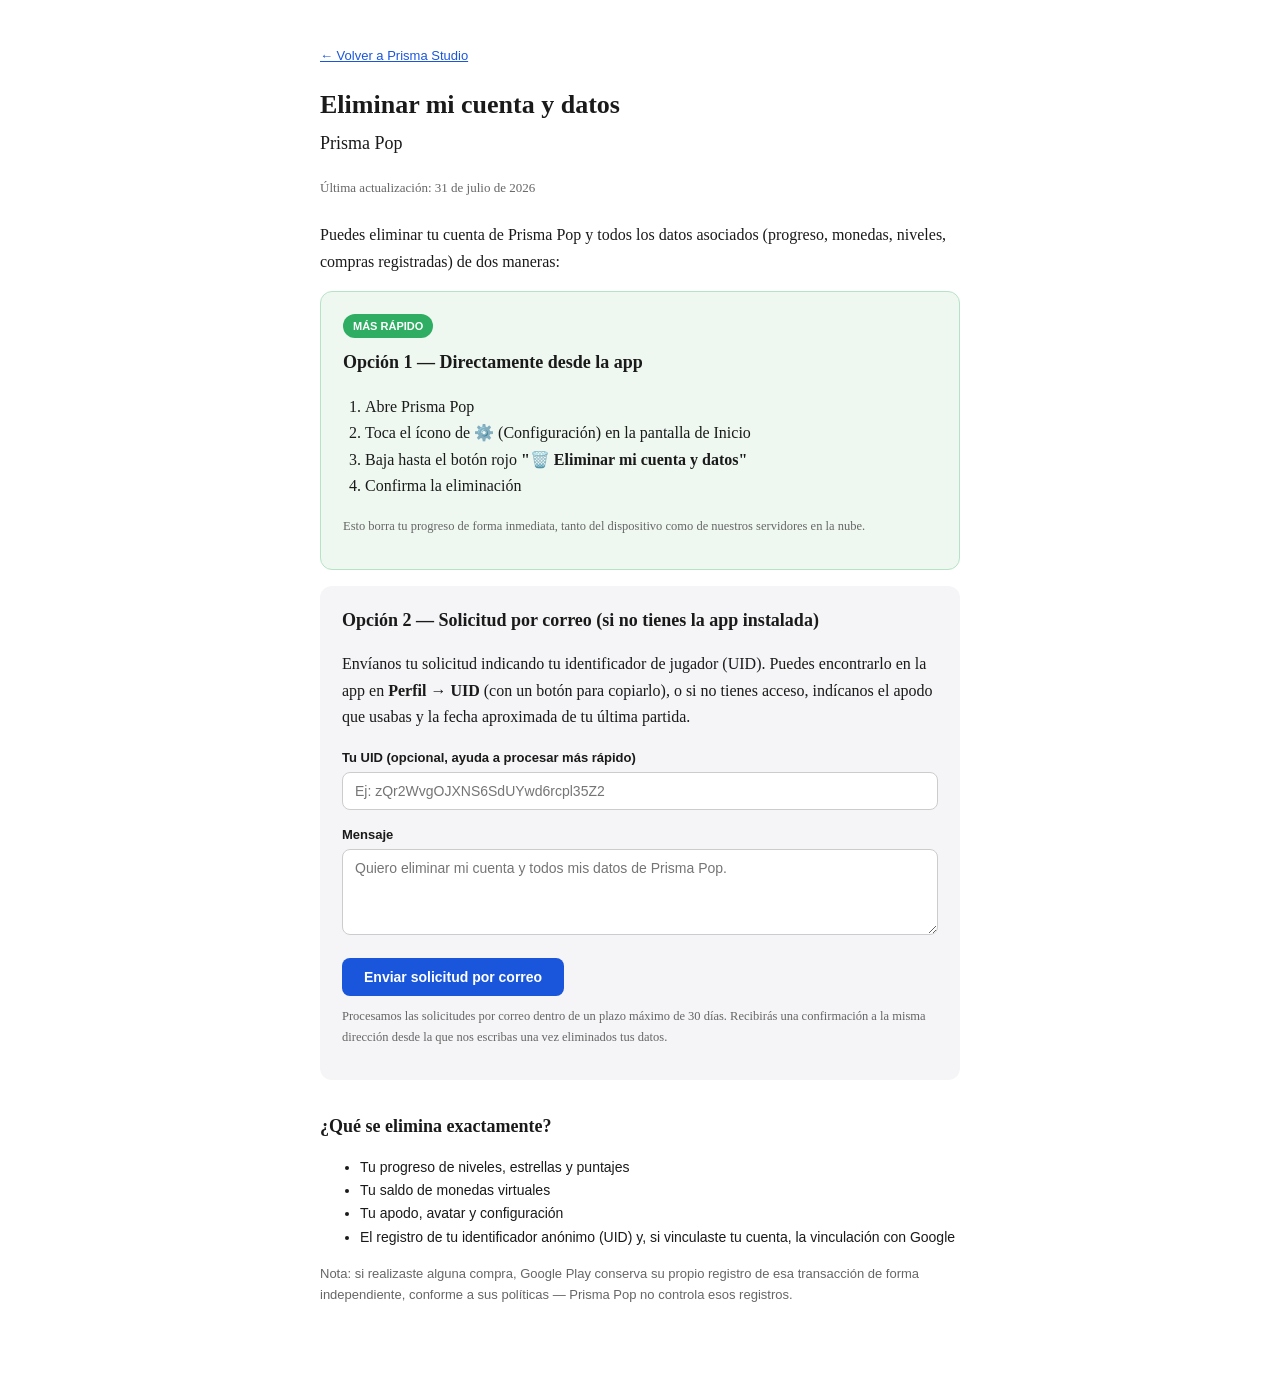
<file: prisma_pop_eliminar_cuenta.html>
<!DOCTYPE html>
<html lang="es">
<head>
<meta charset="UTF-8">
<meta name="viewport" content="width=device-width, initial-scale=1.0">
<title>Prisma Pop — Eliminar mi cuenta</title>
<link rel="icon" href="assets/icon.png" type="image/png">
<style>
  body{font-family:Georgia, 'Times New Roman', serif;max-width:640px;margin:0 auto;padding:32px 20px 60px;line-height:1.65;color:#1a1a1a;background:#fff;}
  h1{font-size:26px;margin-bottom:4px;}
  h2{font-size:18px;margin-top:32px;}
  .updated{color:#666;font-size:13px;margin-bottom:24px;}
  .option-box{background:#f5f5f7;border-radius:12px;padding:20px 22px;margin:16px 0;}
  .option-box.recommended{background:#eef8f1;border:1px solid #b6e3c6;}
  .badge{display:inline-block;background:#2fae63;color:#fff;font-family:Arial,sans-serif;font-size:11px;font-weight:700;
    padding:3px 10px;border-radius:999px;margin-bottom:10px;}
  ol{padding-left:22px;}
  a{color:#1a56db;}
  label{display:block;font-family:Arial,sans-serif;font-size:13px;font-weight:700;margin:14px 0 4px;}
  input, textarea{width:100%;box-sizing:border-box;padding:10px 12px;border:1px solid #ccc;border-radius:8px;
    font-family:Arial,sans-serif;font-size:14px;}
  .btn{display:inline-block;margin-top:14px;background:#1a56db;color:#fff;padding:11px 22px;border-radius:8px;
    text-decoration:none;font-family:Arial,sans-serif;font-weight:700;font-size:14px;border:none;cursor:pointer;}
  .fineprint{font-size:12.5px;color:#666;margin-top:10px;}
</style>
</head>
<body>

<p style="font-family:Arial,sans-serif;font-size:13px;margin-bottom:18px;">
  <a href="index.html">← Volver a Prisma Studio</a>
</p>

<h1>Eliminar mi cuenta y datos</h1>
<p style="font-size:18px;margin-top:-2px;">Prisma Pop</p>
<p class="updated">Última actualización: 31 de julio de 2026</p>

<p>Puedes eliminar tu cuenta de Prisma Pop y todos los datos asociados (progreso, monedas, niveles, compras registradas) de dos maneras:</p>

<div class="option-box recommended">
  <span class="badge">MÁS RÁPIDO</span>
  <h2 style="margin-top:0;">Opción 1 — Directamente desde la app</h2>
  <ol>
    <li>Abre Prisma Pop</li>
    <li>Toca el ícono de ⚙️ (Configuración) en la pantalla de Inicio</li>
    <li>Baja hasta el botón rojo <strong>"🗑️ Eliminar mi cuenta y datos"</strong></li>
    <li>Confirma la eliminación</li>
  </ol>
  <p class="fineprint">Esto borra tu progreso de forma inmediata, tanto del dispositivo como de nuestros servidores en la nube.</p>
</div>

<div class="option-box">
  <h2 style="margin-top:0;">Opción 2 — Solicitud por correo (si no tienes la app instalada)</h2>
  <p>Envíanos tu solicitud indicando tu identificador de jugador (UID). Puedes encontrarlo en la app en <strong>Perfil → UID</strong> (con un botón para copiarlo), o si no tienes acceso, indícanos el apodo que usabas y la fecha aproximada de tu última partida.</p>

  <label for="uidField">Tu UID (opcional, ayuda a procesar más rápido)</label>
  <input type="text" id="uidField" placeholder="Ej: zQr2WvgOJXNS6SdUYwd6rcpl35Z2">

  <label for="msgField">Mensaje</label>
  <textarea id="msgField" rows="4" placeholder="Quiero eliminar mi cuenta y todos mis datos de Prisma Pop."></textarea>

  <button class="btn" onclick="sendRequest()">Enviar solicitud por correo</button>
  <p class="fineprint">Procesamos las solicitudes por correo dentro de un plazo máximo de 30 días. Recibirás una confirmación a la misma dirección desde la que nos escribas una vez eliminados tus datos.</p>
</div>

<h2>¿Qué se elimina exactamente?</h2>
<ul style="font-family:Arial,sans-serif;font-size:14px;">
  <li>Tu progreso de niveles, estrellas y puntajes</li>
  <li>Tu saldo de monedas virtuales</li>
  <li>Tu apodo, avatar y configuración</li>
  <li>El registro de tu identificador anónimo (UID) y, si vinculaste tu cuenta, la vinculación con Google</li>
</ul>
<p style="font-family:Arial,sans-serif;font-size:13px;color:#666;">
  Nota: si realizaste alguna compra, Google Play conserva su propio registro de esa transacción de forma independiente, conforme a sus políticas — Prisma Pop no controla esos registros.
</p>

<script>
function sendRequest(){
  var uid = document.getElementById('uidField').value.trim();
  var msg = document.getElementById('msgField').value.trim() || 'Quiero eliminar mi cuenta y todos mis datos de Prisma Pop.';
  var body = msg + (uid ? ('\n\nMi UID: ' + uid) : '');
  var mailto = 'mailto:mavexsoporte@gmail.com?subject=' + encodeURIComponent('Solicitud de eliminación de cuenta - Prisma Pop') + '&body=' + encodeURIComponent(body);
  window.location.href = mailto;
}
</script>

</body>
</html>
</file>
